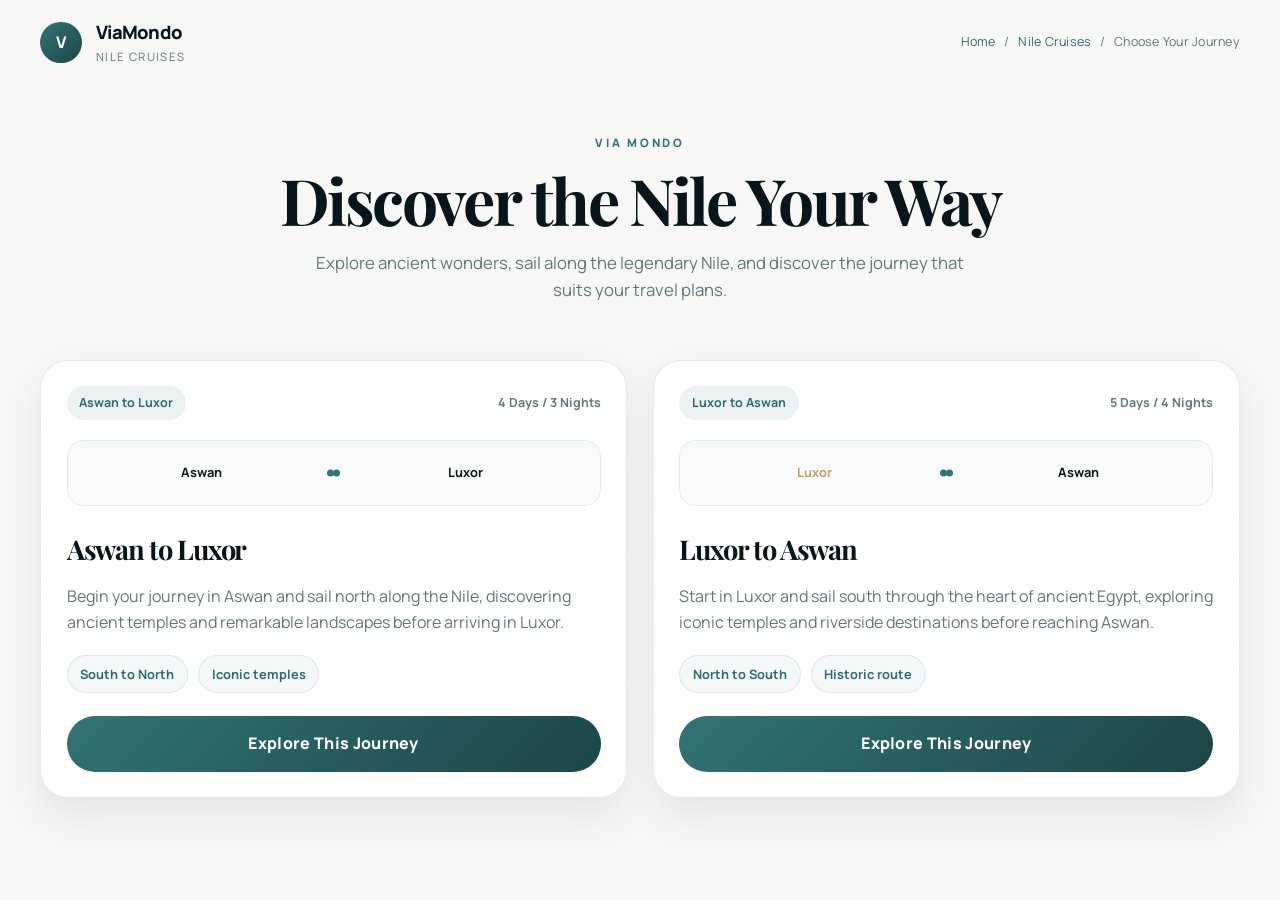
<file: nile-cruises-prototype/index.html>
<!DOCTYPE html>
<html lang="en">
  <head>
    <meta charset="UTF-8" />
    <meta name="viewport" content="width=device-width, initial-scale=1.0" />
    <title>ViaMondo | Choose Your Nile Journey</title>
    <meta
      name="description"
      content="Discover the two Nile cruise directions with ViaMondo — Aswan to Luxor or Luxor to Aswan."
    />
    <link rel="preconnect" href="https://fonts.googleapis.com" />
    <link rel="preconnect" href="https://fonts.gstatic.com" crossorigin />
    <link
      href="https://fonts.googleapis.com/css2?family=Manrope:wght@400;500;600;700;800&family=Playfair+Display:wght@500;600;700&display=swap"
      rel="stylesheet"
    />
    <link rel="stylesheet" href="styles.css" />
  </head>
  <body class="page-selection">
    <div class="page-shell">
      <header class="topbar">
        <div class="brand-wrap">
          <div class="brand-mark">V</div>
          <div>
            <div class="brand-name">ViaMondo</div>
            <div class="brand-tag">Nile Cruises</div>
          </div>
        </div>
        <nav class="crumbs" aria-label="Breadcrumb">
          <a href="#">Home</a>
          <span>/</span>
          <a href="#">Nile Cruises</a>
          <span>/</span>
          <span aria-current="page">Choose Your Journey</span>
        </nav>
      </header>

      <main class="selection-page">
        <section class="intro-block">
          <p class="eyebrow">via mondo</p>
          <h1>Discover the Nile Your Way</h1>
          <p class="intro-copy">
            Explore ancient wonders, sail along the legendary Nile, and discover the
            journey that suits your travel plans.
          </p>
        </section>

        <section class="journey-grid" aria-label="Nile itinerary choices">
          <article class="journey-card direction-south" data-itinerary="aswan-luxor" tabindex="0">
            <div class="card-topline">
              <span class="tag">Aswan to Luxor</span>
              <span class="duration">4 Days / 3 Nights</span>
            </div>

            <div class="route-mini" aria-hidden="true">
              <span class="route-point start">Aswan</span>
              <span class="route-line"></span>
              <span class="route-point end">Luxor</span>
            </div>

            <h2>Aswan to Luxor</h2>
            <p>
              Begin your journey in Aswan and sail north along the Nile, discovering
              ancient temples and remarkable landscapes before arriving in Luxor.
            </p>

            <div class="meta-row">
              <span>South to North</span>
              <span>Iconic temples</span>
            </div>

            <button class="primary-action" type="button">Explore This Journey</button>
          </article>

          <article class="journey-card direction-north" data-itinerary="luxor-aswan" tabindex="0">
            <div class="card-topline">
              <span class="tag">Luxor to Aswan</span>
              <span class="duration">5 Days / 4 Nights</span>
            </div>

            <div class="route-mini route-reverse" aria-hidden="true">
              <span class="route-point start">Luxor</span>
              <span class="route-line"></span>
              <span class="route-point end">Aswan</span>
            </div>

            <h2>Luxor to Aswan</h2>
            <p>
              Start in Luxor and sail south through the heart of ancient Egypt,
              exploring iconic temples and riverside destinations before reaching Aswan.
            </p>

            <div class="meta-row">
              <span>North to South</span>
              <span>Historic route</span>
            </div>

            <button class="primary-action" type="button">Explore This Journey</button>
          </article>
        </section>
      </main>
    </div>

    <script src="app.js"></script>
  </body>
</html>
</file>
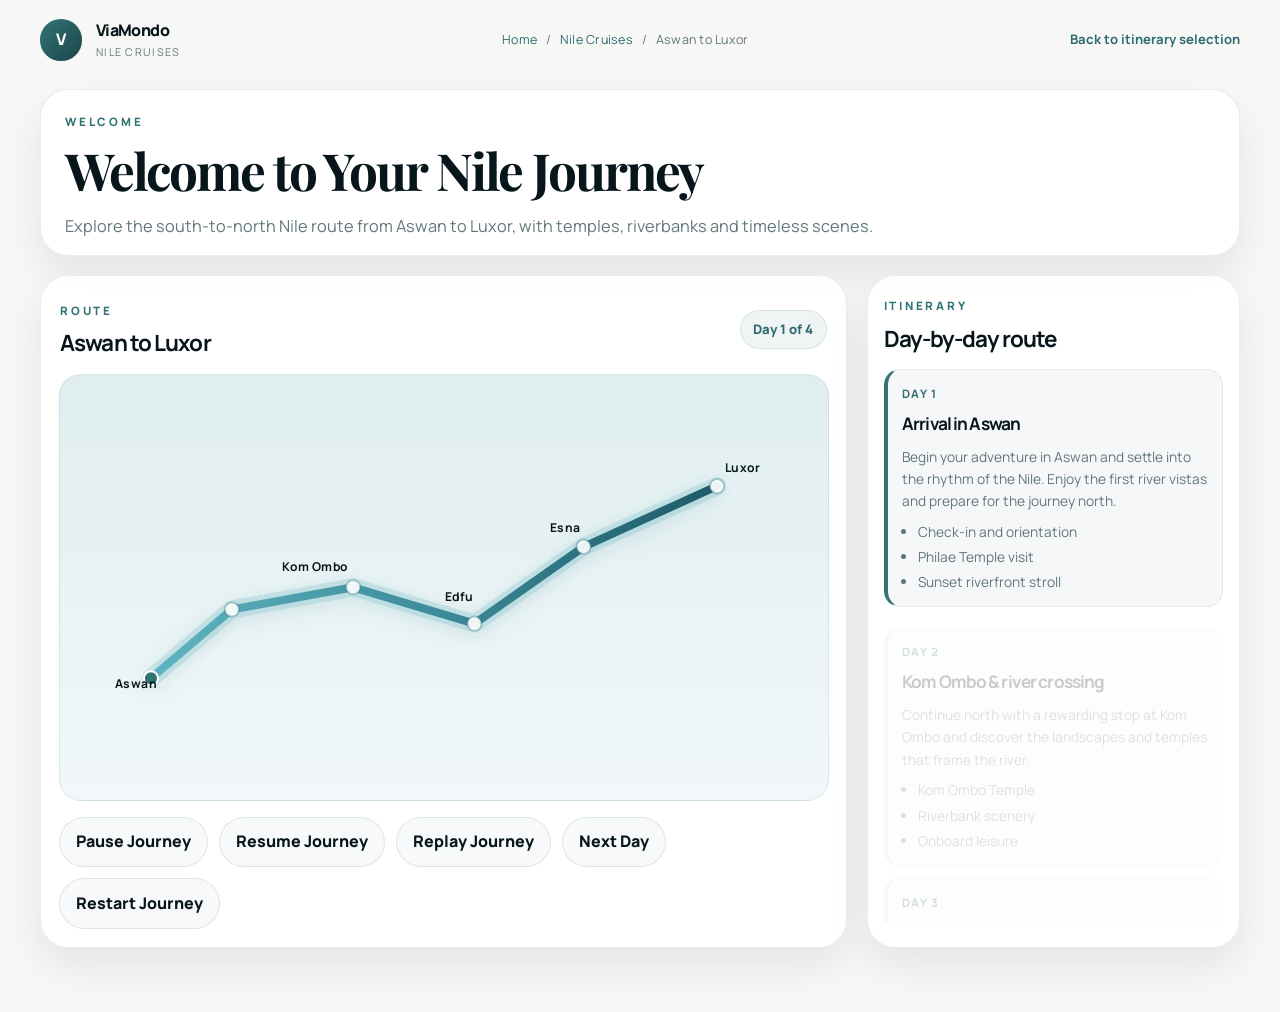
<file: nile-cruises-prototype/journey.html>
<!DOCTYPE html>
<html lang="en">
  <head>
    <meta charset="UTF-8" />
    <meta name="viewport" content="width=device-width, initial-scale=1.0" />
    <title>ViaMondo | Nile Journey</title>
    <meta
      name="description"
      content="Interactive Nile journey with route animation, landmarks and itinerary progression."
    />
    <link rel="preconnect" href="https://fonts.googleapis.com" />
    <link rel="preconnect" href="https://fonts.gstatic.com" crossorigin />
    <link
      href="https://fonts.googleapis.com/css2?family=Manrope:wght@400;500;600;700;800&family=Playfair+Display:wght@500;600;700&display=swap"
      rel="stylesheet"
    />
    <link rel="stylesheet" href="styles.css" />
  </head>
  <body class="page-journey">
    <div class="journey-shell">
      <header class="journey-header">
        <div class="brand-wrap small">
          <div class="brand-mark">V</div>
          <div>
            <div class="brand-name">ViaMondo</div>
            <div class="brand-tag">Nile Cruises</div>
          </div>
        </div>
        <nav class="crumbs" aria-label="Breadcrumb">
          <a href="index.html">Home</a>
          <span>/</span>
          <a href="index.html">Nile Cruises</a>
          <span>/</span>
          <span id="crumb-itinerary">Journey</span>
        </nav>
        <a class="back-link" href="index.html">Back to itinerary selection</a>
      </header>

      <main class="journey-content">
        <section class="journey-intro panel">
          <p class="eyebrow">welcome</p>
          <h1>Welcome to Your Nile Journey</h1>
          <p id="journey-summary">
            Follow the river, discover ancient landmarks, and explore every day of your journey.
          </p>
        </section>

        <section class="scene-layout">
          <div class="map-panel panel">
            <div class="scene-header">
              <div>
                <span class="mini-kicker">Route</span>
                <h2 id="journey-name">Aswan to Luxor</h2>
              </div>
              <div class="progress-pill" id="progress-pill">Day 1 of 4</div>
            </div>

            <div class="map-wrap" aria-live="polite">
              <svg
                id="river-svg"
                viewBox="0 0 760 420"
                preserveAspectRatio="xMidYMid meet"
                aria-label="Animated Nile route"
              >
                <defs>
                  <linearGradient id="routeGradient" x1="0%" y1="0%" x2="100%" y2="0%">
                    <stop offset="0%" stop-color="#5fb4c0" />
                    <stop offset="50%" stop-color="#3e8b9b" />
                    <stop offset="100%" stop-color="#1d5a66" />
                  </linearGradient>
                  <linearGradient id="riverGlow" x1="0%" y1="0%" x2="100%" y2="0%">
                    <stop offset="0%" stop-color="#8dd7e6" stop-opacity="0.88" />
                    <stop offset="100%" stop-color="#2b7788" stop-opacity="0.9" />
                  </linearGradient>
                </defs>
                <path id="river-base" class="river-base" d="" />
                <path id="river-route" class="river-route" d="" />
                <g id="route-points"></g>
                <g id="landmarks"></g>
                <g id="boat-layer"></g>
              </svg>
            </div>

            <div class="controls" aria-label="Journey controls">
              <button class="control-btn" id="pause-btn" type="button">Pause Journey</button>
              <button class="control-btn" id="resume-btn" type="button">Resume Journey</button>
              <button class="control-btn" id="replay-btn" type="button">Replay Journey</button>
              <button class="control-btn" id="next-day-btn" type="button">Next Day</button>
              <button class="control-btn" id="restart-btn" type="button">Restart Journey</button>
            </div>
          </div>

          <aside class="timeline-panel panel">
            <div class="timeline-head">
              <span class="mini-kicker">Itinerary</span>
              <h2>Day-by-day route</h2>
            </div>
            <div class="timeline-list" id="timeline-list" aria-live="polite"></div>
            <div class="end-cta hidden" id="end-cta">
              <h3>Your Nile Journey Awaits</h3>
              <p>Explore the available cruises and find the experience that suits your journey.</p>
              <a class="cta-button" href="listing.html">Discover Available Cruises</a>
            </div>
          </aside>
        </section>
      </main>
    </div>

    <script src="app.js"></script>
  </body>
</html>
</file>
<file: nile-cruises-prototype/styles.css>
/* ========== DESIGN TOKENS ========== */
:root {
  --teal-900: #07161a;
  --teal-800: #0f2a2e;
  --teal-700: #1d4549;
  --teal-600: #2c6c70;
  --teal-500: #317475;
  --teal-400: #5ca7ab;
  --teal-200: #dfeef0;
  --ink: #07161a;
  --text: #193238;
  --muted: #617779;
  --paper: #ffffff;
  --ivory: #f5f1ea;
  --sand: #e8d2aa;
  --sand-deep: #c59e66;
  --line: #e6edf1;
  --shadow-soft: 0 18px 38px rgba(7, 22, 26, 0.08);
  --shadow-fw: 0 26px 50px rgba(7, 22, 26, 0.18);
  --radius-xl: 28px;
  --radius-lg: 22px;
  --radius-md: 16px;
  --radius-sm: 12px;
  --content-width: 1200px;
  --transition: 270ms ease;
  --font-display: "Playfair Display", Georgia, serif;
  --font-body: "Manrope", Arial, sans-serif;
}

* { box-sizing: border-box; }
html { scroll-behavior: smooth; }
body {
  margin: 0;
  background: #f7f7f5;
  color: var(--ink);
  font-family: var(--font-body);
  line-height: 1.6;
}
img { max-width: 100%; display: block; }
a { color: inherit; text-decoration: none; }
button, input, select, textarea { font: inherit; }
button { cursor: pointer; }

.page-shell,
.listing-shell,
.journey-shell {
  min-height: 100vh;
}

.topbar,
.journey-header,
.listing-header {
  width: min(var(--content-width), calc(100% - 2rem));
  margin: 0 auto;
  display: flex;
  align-items: center;
  justify-content: space-between;
  gap: 1.25rem;
  padding: 1.15rem 0 0.75rem;
}

.brand-wrap {
  display: flex;
  align-items: center;
  gap: 0.9rem;
}
.brand-wrap.small .brand-name { font-size: 1rem; }
.brand-wrap.small .brand-tag { font-size: 0.67rem; }
.brand-mark {
  width: 2.6rem;
  height: 2.6rem;
  border-radius: 50%;
  background: linear-gradient(135deg, var(--teal-500), var(--teal-700));
  color: white;
  display: grid;
  place-items: center;
  font-weight: 800;
  letter-spacing: -0.04em;
}
.brand-name {
  font-size: 1.15rem;
  font-weight: 800;
  letter-spacing: -0.04em;
}
.brand-tag {
  font-size: 0.72rem;
  color: var(--muted);
  letter-spacing: 0.12em;
  text-transform: uppercase;
}

.crumbs {
  display: flex;
  align-items: center;
  gap: 0.55rem;
  color: var(--muted);
  font-size: 0.78rem;
  letter-spacing: 0.02em;
}
.crumbs a { color: var(--teal-600); }

.back-link {
  color: var(--teal-600);
  font-size: 0.82rem;
  font-weight: 700;
}

.selection-page,
.listing-page {
  width: min(var(--content-width), calc(100% - 2rem));
  margin: 0 auto;
  padding: 1.5rem 0 4rem;
}

.intro-block,
.listing-intro {
  text-align: center;
  padding: 2rem 0 1.5rem;
}
.eyebrow,
.mini-kicker {
  margin: 0 0 0.75rem;
  color: var(--teal-500);
  font-size: 0.72rem;
  letter-spacing: 0.24em;
  text-transform: uppercase;
  font-weight: 800;
}

.intro-block h1,
.listing-intro h1 {
  margin: 0;
  font-family: var(--font-display);
  font-size: clamp(2.5rem, 5vw, 4.25rem);
  line-height: 1.08;
  letter-spacing: -0.04em;
  color: var(--ink);
}
.intro-copy,
.listing-intro p {
  width: min(42rem, 100%);
  margin: 1rem auto 0;
  font-size: 1.05rem;
  color: var(--muted);
}

.journey-grid {
  display: grid;
  grid-template-columns: repeat(2, minmax(0, 1fr));
  gap: 1.6rem;
  margin-top: 2rem;
}

.journey-card {
  position: relative;
  background: linear-gradient(180deg, rgba(255,255,255,1), rgba(255,255,255,0.96));
  border: 1px solid rgba(49, 116, 117, 0.14);
  border-radius: var(--radius-xl);
  box-shadow: var(--shadow-soft);
  padding: 1.6rem;
  transition: transform var(--transition), box-shadow var(--transition), border-color var(--transition), background var(--transition);
  outline: none;
}
.journey-card:hover,
.journey-card:focus-visible {
  transform: translateY(-4px);
  box-shadow: var(--shadow-fw);
  border-color: rgba(49, 116, 117, 0.35);
}

.card-topline {
  display: flex;
  align-items: center;
  justify-content: space-between;
  gap: 0.75rem;
  font-size: 0.78rem;
  font-weight: 700;
  color: var(--teal-600);
}
.tag {
  display: inline-flex;
  align-items: center;
  background: rgba(49, 116, 117, 0.09);
  color: var(--teal-600);
  border-radius: 999px;
  padding: 0.45rem 0.8rem;
}
.duration { color: var(--muted); }

.route-mini {
  position: relative;
  display: grid;
  grid-template-columns: 1fr auto 1fr;
  align-items: center;
  gap: 0.5rem;
  margin: 1.2rem 0 1.4rem;
  padding: 0.9rem 0.6rem;
  border-radius: 1rem;
  background: linear-gradient(180deg, rgba(49, 116, 117, 0.04), rgba(49, 116, 117, 0.02));
  border: 1px solid var(--line);
}
.route-line {
  height: 0.2rem;
  border-radius: 999px;
  background: linear-gradient(90deg, rgba(49,116,117,1), rgba(91, 180, 192, 0.7));
  position: relative;
}
.route-line::before,
.route-line::after {
  content: "";
  position: absolute;
  width: 0.45rem;
  height: 0.45rem;
  border-radius: 50%;
  top: 50%;
  transform: translateY(-50%);
  background: var(--teal-500);
}
.route-line::before { left: -0.05rem; }
.route-line::after { right: -0.05rem; }
.route-point {
  display: inline-flex;
  justify-content: center;
  align-items: center;
  min-height: 2.2rem;
  font-size: 0.8rem;
  font-weight: 700;
  color: var(--ink);
}
.route-reverse .route-line { background: linear-gradient(90deg, rgba(49,116,117,0.9), rgba(201, 158, 102, 0.9)); }
.route-reverse .route-point:first-child { color: var(--sand-deep); }

.journey-card h2 {
  margin: 0 0 0.8rem;
  font-size: clamp(1.7rem, 2vw, 2.3rem);
  font-family: var(--font-display);
  letter-spacing: -0.04em;
  color: var(--ink);
}
.journey-card p {
  margin: 0;
  color: var(--muted);
  font-size: 1rem;
}
.meta-row {
  display: flex;
  flex-wrap: wrap;
  gap: 0.6rem;
  margin-top: 1.2rem;
}
.meta-row span {
  display: inline-flex;
  padding: 0.5rem 0.8rem;
  color: var(--teal-600);
  background: rgba(49,116,117,0.05);
  border: 1px solid rgba(49,116,117,0.12);
  border-radius: 999px;
  font-size: 0.8rem;
  font-weight: 700;
}
.primary-action {
  margin-top: 1.4rem;
  width: 100%;
  background: linear-gradient(135deg, var(--teal-500), var(--teal-700));
  color: white;
  border: none;
  border-radius: 999px;
  padding: 0.95rem 1.2rem;
  font-weight: 800;
  letter-spacing: 0.02em;
  transition: transform var(--transition), box-shadow var(--transition);
}
.primary-action:hover { transform: translateY(-1px); box-shadow: 0 14px 24px rgba(49,116,117,0.22); }

/* Journey page */
.journey-content {
  width: min(var(--content-width), calc(100% - 2rem));
  margin: 0 auto;
  padding: 1rem 0 4rem;
}

.journey-intro {
  margin-bottom: 1.2rem;
}
.panel {
  background: rgba(255,255,255,0.92);
  border: 1px solid rgba(49, 116, 117, 0.12);
  border-radius: var(--radius-xl);
  box-shadow: var(--shadow-soft);
}
.journey-intro {
  padding: 1.4rem 1.5rem 1rem;
}
.journey-intro h1 {
  margin: 0;
  font-family: var(--font-display);
  font-size: clamp(2.2rem, 4vw, 3.8rem);
  letter-spacing: -0.04em;
  line-height: 1.08;
}
#journey-summary {
  margin: 0.9rem 0 0;
  color: var(--muted);
  font-size: 1.02rem;
}

.scene-layout {
  display: grid;
  grid-template-columns: minmax(0, 1.6fr) minmax(300px, 0.74fr);
  gap: 1.2rem;
}
.map-panel {
  padding: 1.1rem;
}
.scene-header {
  display: flex;
  align-items: center;
  justify-content: space-between;
  gap: 1rem;
  padding: 0.2rem 0.1rem 0.8rem;
}
.scene-header h2 {
  margin: 0.2rem 0 0;
  font-size: 1.4rem;
  letter-spacing: -0.04em;
}
.progress-pill {
  display: inline-flex;
  align-items: center;
  justify-content: center;
  padding: 0.5rem 0.8rem;
  border-radius: 999px;
  background: rgba(49,116,117,0.08);
  border: 1px solid rgba(49,116,117,0.12);
  color: var(--teal-600);
  font-weight: 800;
  font-size: 0.82rem;
}

.map-wrap {
  position: relative;
  width: 100%;
  min-height: 420px;
  border-radius: var(--radius-lg);
  overflow: hidden;
  background:
    linear-gradient(180deg, rgba(171,214,223,0.3), rgba(241,248,249,0.9)),
    linear-gradient(0deg, rgba(7, 22, 26, 0.03), rgba(7, 22, 26, 0.03));
  border: 1px solid rgba(49,116,117,0.12);
}
#river-svg {
  width: 100%;
  height: 100%;
  min-height: 420px;
  display: block;
}
.river-base { fill: none; stroke: rgba(91, 180, 192, 0.22); stroke-width: 18; stroke-linecap: round; stroke-linejoin: round; }
.river-route { fill: none; stroke: url(#routeGradient); stroke-width: 8; stroke-linecap: round; stroke-linejoin: round; filter: drop-shadow(0 4px 10px rgba(15, 116, 135, 0.25)); }
.route-stop {
  fill: rgba(255,255,255,0.92);
  stroke: rgba(49,116,117,0.35);
  stroke-width: 2;
}
.route-stop.active { fill: var(--teal-500); stroke: #fff; }
.route-stop-label {
  font-size: 12px;
  font-weight: 700;
  fill: var(--ink);
  letter-spacing: 0.04em;
}
.landmark-wrap { pointer-events: none; }
.landmark-card {
  position: absolute;
  width: 84px;
  height: 84px;
  transform: translate(-50%, -50%);
  opacity: 0;
  transition: opacity 300ms ease, transform 300ms ease;
}
.landmark-card.visible {
  opacity: 1;
  transform: translate(-50%, -50%) scale(1);
}
.landmark-card svg {
  width: 100%;
  height: 100%;
  display: block;
  filter: drop-shadow(0 12px 18px rgba(7,22,26,0.18));
}
.landmark-name {
  position: absolute;
  left: 50%;
  top: 100%;
  transform: translateX(-50%);
  margin-top: 0.35rem;
  background: rgba(255,255,255,0.9);
  border: 1px solid rgba(49,116,117,0.12);
  color: var(--ink);
  font-size: 0.7rem;
  font-weight: 800;
  letter-spacing: 0.05em;
  text-transform: uppercase;
  padding: 0.25rem 0.5rem;
  border-radius: 999px;
  white-space: nowrap;
}
.boat-wrap {
  position: absolute;
  left: 0;
  top: 0;
  width: 58px;
  height: 58px;
  transform: translate(-50%, -50%);
  transition: left 0.05s linear, top 0.05s linear;
  pointer-events: none;
}
.boat-wrap svg {
  width: 100%;
  height: 100%;
  filter: drop-shadow(0 12px 16px rgba(7,22,26,0.18));
}

.controls {
  display: flex;
  flex-wrap: wrap;
  gap: 0.7rem;
  padding-top: 1rem;
}
.control-btn {
  border: 1px solid rgba(49,116,117,0.14);
  background: rgba(49,116,117,0.04);
  color: var(--ink);
  border-radius: 999px;
  padding: 0.72rem 1rem;
  font-weight: 800;
  transition: background var(--transition), border-color var(--transition), transform var(--transition);
}
.control-btn:hover { background: rgba(49,116,117,0.08); border-color: rgba(49,116,117,0.2); transform: translateY(-1px); }

.timeline-panel {
  padding: 1rem 1rem 1.2rem;
}
.timeline-head h2 {
  margin: 0.2rem 0 0;
  font-size: 1.4rem;
  letter-spacing: -0.04em;
}
.timeline-list {
  display: flex;
  flex-direction: column;
  gap: 0.8rem;
  padding-top: 0.8rem;
  max-height: 565px;
  overflow: auto;
}
.day-card {
  background: rgba(245,247,248,0.9);
  border: 1px solid rgba(49,116,117,0.10);
  border-left: 4px solid rgba(49,116,117,0.15);
  border-radius: 1rem;
  padding: 0.9rem 0.9rem 0.8rem;
  opacity: 0.22;
  transform: translateY(8px);
  transition: opacity 300ms ease, transform 300ms ease, border-color 300ms ease;
}
.day-card.revealed {
  opacity: 1;
  transform: translateY(0);
  border-left-color: var(--teal-500);
}
.day-card strong {
  display: block;
  color: var(--teal-600);
  font-size: 0.72rem;
  letter-spacing: 0.12em;
  text-transform: uppercase;
  margin-bottom: 0.4rem;
}
.day-card h3 {
  margin: 0;
  font-size: 1.08rem;
  letter-spacing: -0.05em;
}
.day-card p,
.day-card ul {
  margin: 0.55rem 0 0;
  color: var(--muted);
  font-size: 0.86rem;
}
.day-card ul {
  padding-left: 1rem;
}
.day-card li + li { margin-top: 0.2rem; }

.end-cta {
  margin-top: 1rem;
  padding-top: 1rem;
  border-top: 1px solid var(--line);
}
.end-cta h3 {
  margin: 0 0 0.45rem;
  font-family: var(--font-display);
  font-size: 2rem;
  letter-spacing: -0.04em;
}
.end-cta p {
  margin: 0 0 1rem;
  color: var(--muted);
}
.cta-button {
  display: inline-flex;
  align-items: center;
  justify-content: center;
  padding: 0.85rem 1.2rem;
  background: linear-gradient(135deg, var(--teal-500), var(--teal-700));
  color: white;
  border-radius: 999px;
  font-weight: 800;
}
.hidden { display: none !important; }

/* Listing page */
.listing-page {
  padding-top: 1rem;
}
.grid-meta {
  display: flex;
  align-items: center;
  justify-content: space-between;
  gap: 1rem;
  margin: 1.5rem 0 1rem;
  padding: 0.75rem 1rem;
  background: rgba(49,116,117,0.04);
  border-radius: 1rem;
  border: 1px solid rgba(49,116,117,0.12);
}
.grid-meta strong { font-size: 1.05rem; }

.cruise-grid {
  display: grid;
  grid-template-columns: repeat(3, minmax(0, 1fr));
  gap: 1.2rem;
}
.cruise-card {
  background: white;
  border: 1px solid rgba(49,116,117,0.10);
  border-radius: var(--radius-xl);
  overflow: hidden;
  box-shadow: var(--shadow-soft);
  transition: transform var(--transition), box-shadow var(--transition);
}
.cruise-card:hover {
  transform: translateY(-4px);
  box-shadow: var(--shadow-fw);
}
.cruise-image {
  position: relative;
  height: 220px;
  overflow: hidden;
  background: linear-gradient(135deg, rgba(49,116,117,0.18), rgba(9,42,49,0.34));
}
.cruise-image img {
  width: 100%;
  height: 100%;
  object-fit: cover;
}
.cruise-body {
  padding: 1rem 1rem 1.2rem;
}
.cruise-head {
  display: flex;
  align-items: center;
  justify-content: space-between;
  gap: 0.8rem;
  margin-bottom: 0.7rem;
}
.cruise-level {
  display: inline-flex;
  padding: 0.35rem 0.55rem;
  border-radius: 999px;
  background: rgba(49,116,117,0.08);
  color: var(--teal-600);
  font-size: 0.7rem;
  font-weight: 800;
  letter-spacing: 0.08em;
  text-transform: uppercase;
}
.cruise-name {
  font-size: 1.4rem;
  font-family: var(--font-display);
  letter-spacing: -0.05em;
}
.cruise-body p {
  margin: 0;
  color: var(--muted);
  font-size: 0.95rem;
}
.cruise-meta {
  display: flex;
  align-items: center;
  flex-wrap: wrap;
  gap: 0.5rem;
  margin-top: 0.9rem;
  color: var(--text);
  font-size: 0.78rem;
  font-weight: 700;
}
.cruise-meta span {
  background: rgba(49,116,117,0.05);
  padding: 0.42rem 0.58rem;
  border-radius: 999px;
}
.view-details {
  margin-top: 1rem;
  width: 100%;
  border: none;
  border-radius: 999px;
  padding: 0.8rem 1rem;
  background: linear-gradient(135deg, var(--teal-500), var(--teal-700));
  color: white;
  font-weight: 800;
}
.empty-state {
  margin-top: 2rem;
  padding: 2rem 1.5rem;
  text-align: center;
  background: white;
  border: 1px solid var(--line);
  border-radius: var(--radius-lg);
}
.empty-state h3 { margin: 0 0 0.5rem; }
.empty-state p { margin: 0; color: var(--muted); }

/* modal */
.modal {
  position: fixed;
  inset: 0;
  display: grid;
  place-items: center;
  z-index: 30;
}
.modal-backdrop {
  position: absolute;
  inset: 0;
  background: rgba(7,22,26,0.62);
  backdrop-filter: blur(8px);
}
.modal-dialog {
  position: relative;
  width: min(980px, calc(100vw - 2rem));
  max-height: 82vh;
  overflow: hidden;
  background: white;
  border-radius: 1.6rem;
  box-shadow: var(--shadow-fw);
  z-index: 1;
}
.modal-close,
.lightbox-close,
.lightbox-control {
  border: none;
  background: rgba(7,22,26,0.82);
  color: white;
}
.modal-close {
  position: absolute;
  top: 0.9rem;
  right: 0.9rem;
  z-index: 3;
  width: 2.5rem;
  height: 2.5rem;
  border-radius: 50%;
  font-size: 1.7rem;
  line-height: 1;
}
.modal-tabs {
  display: flex;
  gap: 0.6rem;
  padding: 1rem 1rem 0;
}
.tab {
  flex: 1;
  border: 1px solid rgba(49,116,117,0.12);
  background: rgba(49,116,117,0.04);
  color: var(--ink);
  border-radius: 999px;
  padding: 0.8rem 1rem;
  font-weight: 800;
}
.tab.is-active {
  background: linear-gradient(135deg, var(--teal-500), var(--teal-700));
  color: white;
}
.modal-body {
  padding: 1rem 1rem 1.3rem;
  max-height: calc(82vh - 72px);
  overflow: auto;
}
.modal-panel {
  display: none;
}
.modal-panel.is-visible {
  display: block;
}
.modal-cruise-header {
  margin-bottom: 1.2rem;
}
.modal-cruise-header h3 {
  margin: 0.1rem 0 0;
  font-family: var(--font-display);
  font-size: clamp(2rem, 3vw, 3rem);
  letter-spacing: -0.05em;
}
.modal-summary {
  color: var(--muted);
  margin: 0.6rem 0 0;
}
.info-grid {
  display: grid;
  grid-template-columns: repeat(2, minmax(0, 1fr));
  gap: 0.9rem 1rem;
  margin-top: 1.1rem;
}
.info-item {
  background: rgba(49,116,117,0.04);
  border: 1px solid rgba(49,116,117,0.10);
  border-radius: 1rem;
  padding: 0.85rem 0.9rem;
}
.info-item .label {
  display: block;
  font-size: 0.7rem;
  letter-spacing: 0.12em;
  text-transform: uppercase;
  color: var(--muted);
  margin-bottom: 0.3rem;
}
.info-item .value {
  font-weight: 800;
  color: var(--ink);
}
.booking-box {
  display: flex;
  align-items: center;
  justify-content: space-between;
  gap: 1rem;
  margin-top: 1.3rem;
  padding: 1rem 1.1rem;
  border-radius: 1rem;
  background: linear-gradient(135deg, rgba(49,116,117,0.07), rgba(49,116,117,0.13));
  border: 1px solid rgba(49,116,117,0.12);
}
.booking-box .price {
  font-size: 1.7rem;
  font-weight: 800;
  letter-spacing: -0.04em;
}
.booking-box .price small { font-size: 0.8rem; color: var(--muted); }
.booking-box .cta {
  padding: 0.75rem 1.1rem;
  border-radius: 999px;
  background: linear-gradient(135deg, var(--teal-500), var(--teal-700));
  color: white;
  font-weight: 800;
}
.booking-box .unavailable {
  padding: 0.75rem 1rem;
  border: 1px dashed rgba(49,116,117,0.3);
  border-radius: 999px;
  font-weight: 800;
  color: var(--teal-600);
  background: rgba(49,116,117,0.03);
}
.gallery-grid {
  display: grid;
  grid-template-columns: repeat(3, minmax(0, 1fr));
  gap: 0.9rem;
}
.gallery-thumb {
  position: relative;
  height: 170px;
  border-radius: 1rem;
  overflow: hidden;
  border: 1px solid rgba(49,116,117,0.10);
  background: #dfeef0;
}
.gallery-thumb img {
  width: 100%;
  height: 100%;
  object-fit: cover;
  display: block;
}
.gallery-thumb:hover img { transform: scale(1.04); }
.lightbox {
  position: fixed;
  inset: 0;
  display: grid;
  place-items: center;
  z-index: 50;
  background: rgba(7,22,26,0.8);
  backdrop-filter: blur(10px);
}
.lightbox-close {
  position: absolute;
  top: 1.2rem;
  right: 1.2rem;
  width: 2.8rem;
  height: 2.8rem;
  border-radius: 50%;
  font-size: 2rem;
  line-height: 1;
}
.lightbox-control {
  position: absolute;
  top: 50%;
  transform: translateY(-50%);
  width: 3rem;
  height: 3rem;
  border-radius: 50%;
  font-size: 2rem;
  line-height: 1;
}
.lightbox-control.prev { left: 1.25rem; }
.lightbox-control.next { right: 1.25rem; }
#lightbox-image {
  max-width: min(90vw, 1000px);
  max-height: 80vh;
  object-fit: contain;
  border-radius: 1.2rem;
  box-shadow: var(--shadow-fw);
}
.lightbox-counter {
  position: absolute;
  bottom: 1.2rem;
  left: 50%;
  transform: translateX(-50%);
  background: rgba(7,22,26,0.7);
  color: white;
  border-radius: 999px;
  padding: 0.45rem 0.85rem;
  font-size: 0.8rem;
  font-weight: 800;
}

@media (max-width: 900px) {
  .journey-grid,
  .cruise-grid {
    grid-template-columns: 1fr;
  }
  .scene-layout {
    grid-template-columns: 1fr;
  }
  .timeline-list { max-height: none; }
  .gallery-grid { grid-template-columns: repeat(2, minmax(0,1fr)); }
}

@media (max-width: 620px) {
  .topbar,
  .journey-header,
  .listing-header {
    flex-wrap: wrap;
    justify-content: center;
  }
  .journey-intro h1,
  .listing-intro h1 {
    font-size: 2.3rem;
  }
  .grid-meta {
    flex-direction: column;
    align-items: flex-start;
  }
  .info-grid { grid-template-columns: 1fr; }
  .booking-box { flex-direction: column; align-items: flex-start; }
  .lightbox-control { width: 2.7rem; height: 2.7rem; }
  .modal-dialog { width: calc(100vw - 1rem); }
}
</file>
